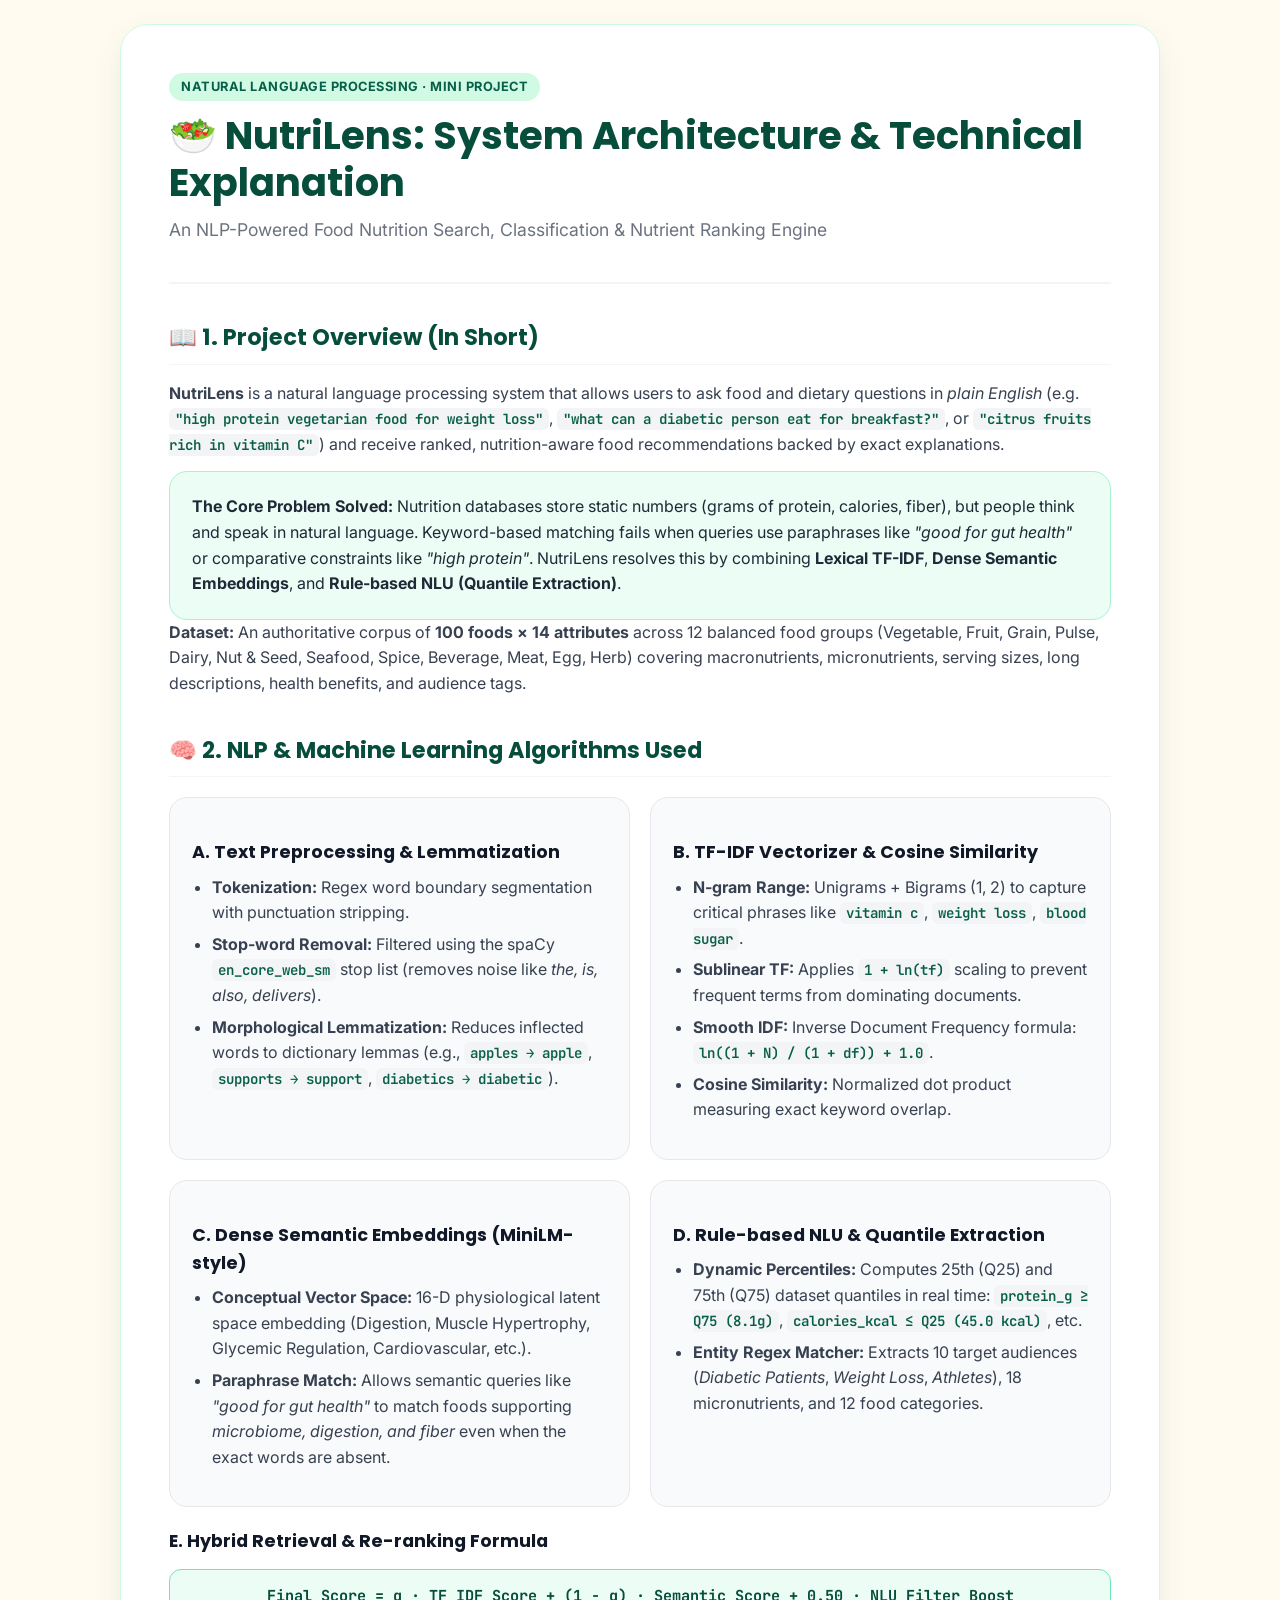
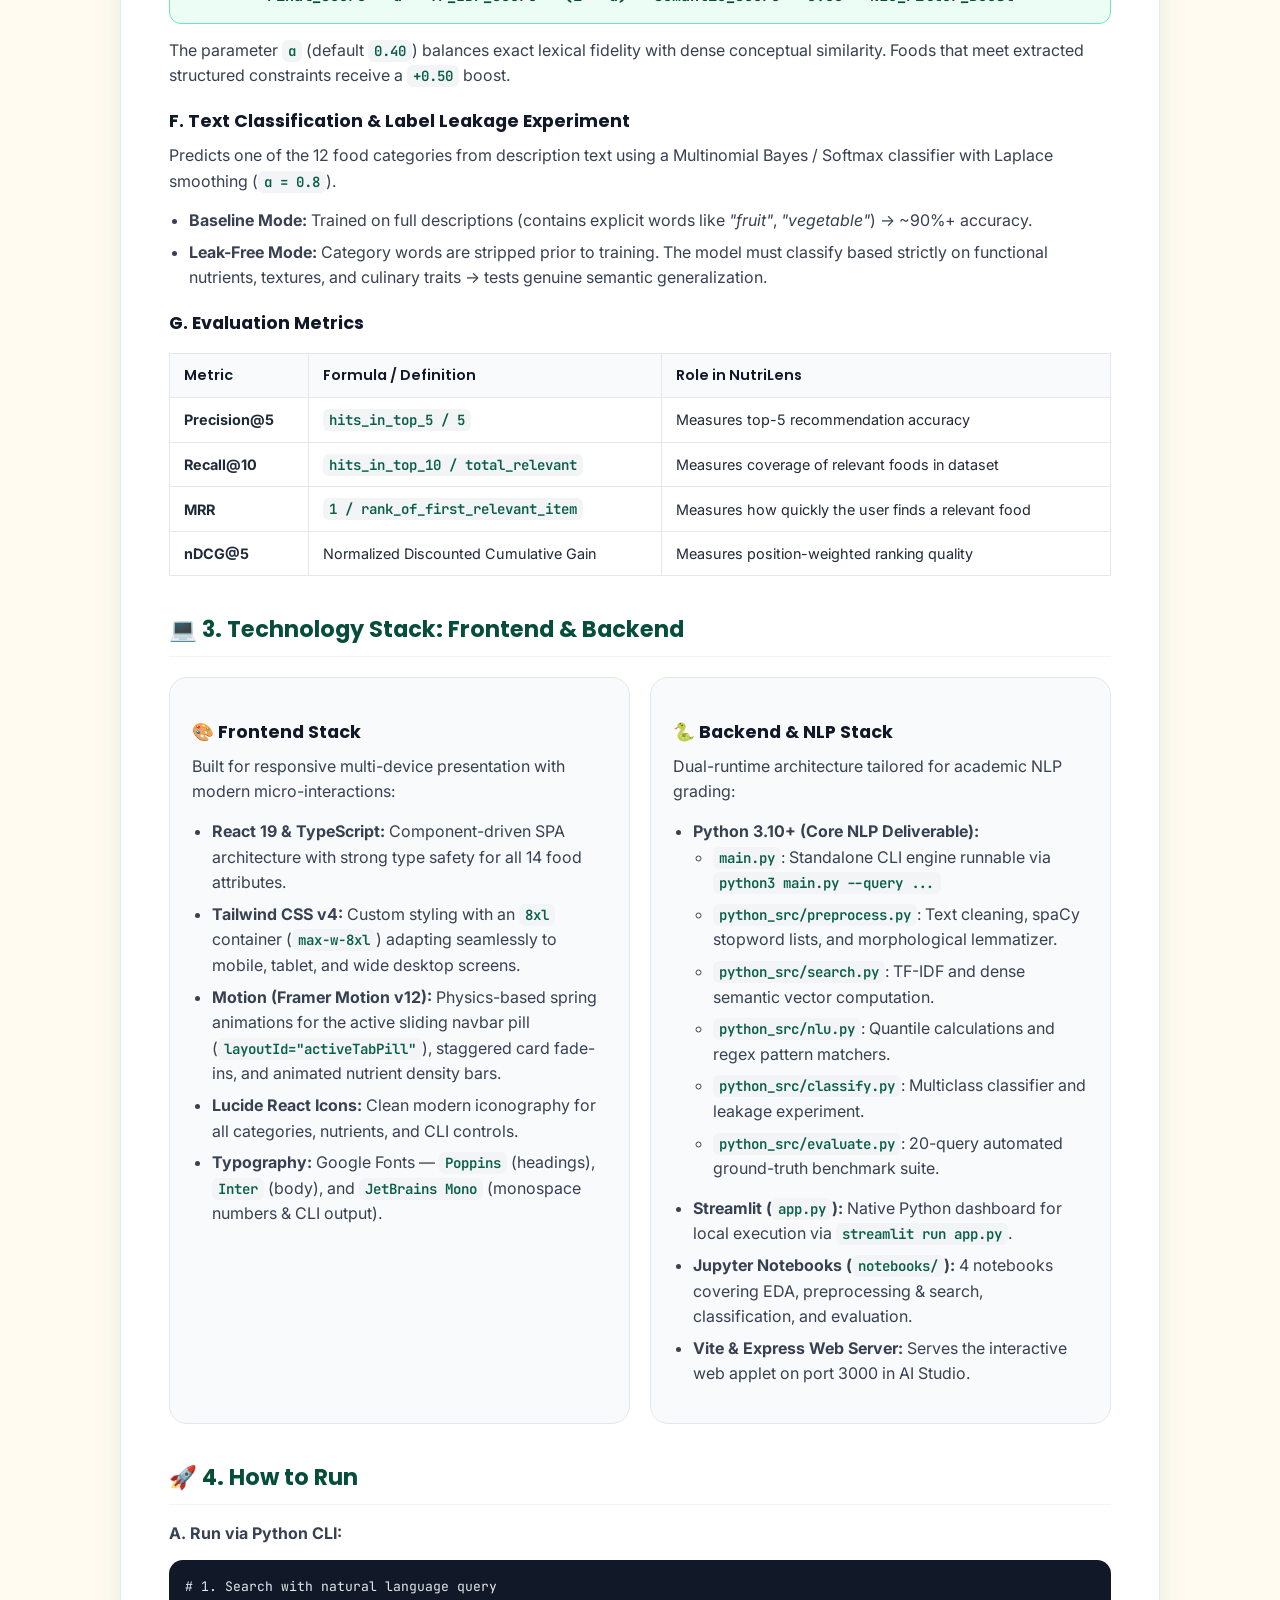
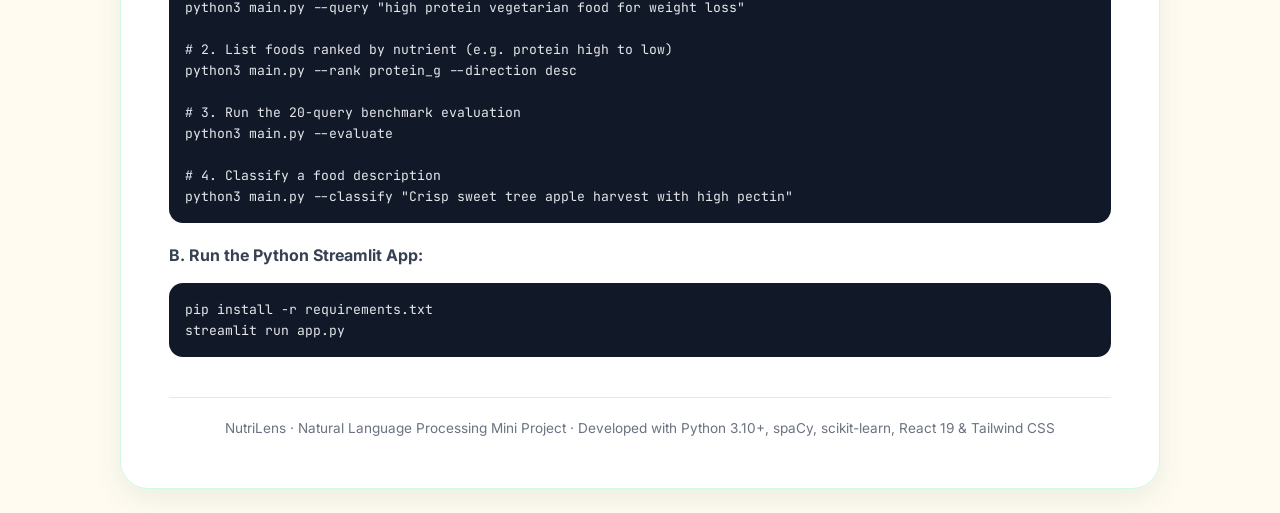
<file: explain.html>
<!DOCTYPE html>
<html lang="en">
<head>
  <meta charset="UTF-8" />
  <meta name="viewport" content="width=device-width, initial-scale=1.0" />
  <title>NutriLens - Project Architecture & Technical Explanation</title>
  <link rel="preconnect" href="https://fonts.googleapis.com">
  <link rel="preconnect" href="https://fonts.gstatic.com" crossorigin>
  <link href="https://fonts.googleapis.com/css2?family=Inter:wght@400;500;600;700&family=JetBrains+Mono:wght@400;600&family=Poppins:wght@600;700;800&display=swap" rel="stylesheet">
  <style>
    :root {
      --primary: #10B981;
      --primary-dark: #064E3B;
      --primary-light: #ECFDF5;
      --amber: #F59E0B;
      --bg: #FFFBF0;
      --surface: #FFFFFF;
      --text: #1F2937;
      --text-muted: #6B7280;
      --border: #E5E7EB;
    }

    * {
      box-sizing: border-box;
      margin: 0;
      padding: 0;
    }

    body {
      font-family: 'Inter', sans-serif;
      background-color: var(--bg);
      color: var(--text);
      line-height: 1.6;
      padding: 24px;
    }

    .container {
      max-width: 1040px;
      margin: 0 auto;
      background: var(--surface);
      border-radius: 28px;
      padding: 48px;
      box-shadow: 0 10px 30px rgba(6, 78, 59, 0.08);
      border: 1px solid #D1FAE5;
    }

    header {
      border-bottom: 2px solid #F3F4F6;
      padding-bottom: 24px;
      margin-bottom: 36px;
    }

    .badge {
      display: inline-flex;
      align-items: center;
      padding: 4px 12px;
      border-radius: 9999px;
      font-size: 0.8rem;
      font-weight: 700;
      background: #D1FAE5;
      color: #065F46;
      margin-bottom: 12px;
      text-transform: uppercase;
      letter-spacing: 0.5px;
    }

    h1 {
      font-family: 'Poppins', sans-serif;
      font-size: 2.4rem;
      color: var(--primary-dark);
      line-height: 1.2;
      margin-bottom: 10px;
    }

    .subtitle {
      font-size: 1.1rem;
      color: var(--text-muted);
    }

    h2 {
      font-family: 'Poppins', sans-serif;
      font-size: 1.4rem;
      color: var(--primary-dark);
      margin-top: 36px;
      margin-bottom: 16px;
      display: flex;
      align-items: center;
      gap: 8px;
      border-bottom: 1px solid #F3F4F6;
      padding-bottom: 8px;
    }

    h3 {
      font-family: 'Poppins', sans-serif;
      font-size: 1.1rem;
      color: #111827;
      margin: 18px 0 8px 0;
    }

    p {
      margin-bottom: 14px;
      color: #374151;
    }

    .grid-2 {
      display: grid;
      grid-template-columns: 1fr 1fr;
      gap: 20px;
      margin: 20px 0;
    }

    @media (max-width: 768px) {
      .container { padding: 24px; }
      .grid-2 { grid-template-columns: 1fr; }
      h1 { font-size: 1.8rem; }
    }

    .card {
      background: #F9FAFB;
      border: 1px solid var(--border);
      border-radius: 18px;
      padding: 22px;
      transition: all 0.2s ease;
    }

    .card:hover {
      border-color: #A7F3D0;
      background: #FFFFFF;
      box-shadow: 0 4px 12px rgba(16, 185, 129, 0.08);
    }

    .card-emerald {
      background: var(--primary-light);
      border-color: #A7F3D0;
    }

    ul {
      margin-left: 20px;
      margin-bottom: 14px;
    }

    li {
      margin-bottom: 6px;
      color: #374151;
    }

    code {
      font-family: 'JetBrains Mono', monospace;
      font-size: 0.88rem;
      background: #F3F4F6;
      padding: 2px 6px;
      border-radius: 6px;
      color: #065F46;
      font-weight: 600;
    }

    pre {
      background: #111827;
      color: #E5E7EB;
      padding: 16px;
      border-radius: 14px;
      font-family: 'JetBrains Mono', monospace;
      font-size: 0.82rem;
      overflow-x: auto;
      margin: 12px 0 20px 0;
    }

    .tag {
      display: inline-block;
      padding: 2px 8px;
      border-radius: 6px;
      font-size: 0.75rem;
      font-weight: 600;
      background: #E5E7EB;
      color: #374151;
      margin-right: 6px;
    }

    table {
      width: 100%;
      border-collapse: collapse;
      margin: 16px 0;
      font-size: 0.9rem;
    }

    th, td {
      border: 1px solid #E5E7EB;
      padding: 10px 14px;
      text-align: left;
    }

    th {
      background: #F9FAFB;
      font-family: 'Poppins', sans-serif;
      font-weight: 600;
      color: #111827;
    }

    .formula-box {
      background: #ECFDF5;
      border: 1px solid #6EE7B7;
      border-radius: 12px;
      padding: 14px 18px;
      font-family: 'JetBrains Mono', monospace;
      font-size: 0.95rem;
      color: #064E3B;
      font-weight: 700;
      margin: 14px 0;
      text-align: center;
    }
  </style>
</head>
<body>

  <div class="container">
    <header>
      <div class="badge">Natural Language Processing · Mini Project</div>
      <h1>🥗 NutriLens: System Architecture & Technical Explanation</h1>
      <p class="subtitle">An NLP-Powered Food Nutrition Search, Classification & Nutrient Ranking Engine</p>
    </header>

    <!-- SECTION 1: SHORT PROJECT OVERVIEW -->
    <section>
      <h2>📖 1. Project Overview (In Short)</h2>
      <p>
        <strong>NutriLens</strong> is a natural language processing system that allows users to ask food and dietary questions in <em>plain English</em> (e.g. <code>"high protein vegetarian food for weight loss"</code>, <code>"what can a diabetic person eat for breakfast?"</code>, or <code>"citrus fruits rich in vitamin C"</code>) and receive ranked, nutrition-aware food recommendations backed by exact explanations.
      </p>
      <div class="card card-emerald">
        <strong>The Core Problem Solved:</strong> Nutrition databases store static numbers (grams of protein, calories, fiber), but people think and speak in natural language. Keyword-based matching fails when queries use paraphrases like <em>"good for gut health"</em> or comparative constraints like <em>"high protein"</em>. NutriLens resolves this by combining <strong>Lexical TF-IDF</strong>, <strong>Dense Semantic Embeddings</strong>, and <strong>Rule-based NLU (Quantile Extraction)</strong>.
      </div>
      <p>
        <strong>Dataset:</strong> An authoritative corpus of <strong>100 foods × 14 attributes</strong> across 12 balanced food groups (Vegetable, Fruit, Grain, Pulse, Dairy, Nut & Seed, Seafood, Spice, Beverage, Meat, Egg, Herb) covering macronutrients, micronutrients, serving sizes, long descriptions, health benefits, and audience tags.
      </p>
    </section>

    <!-- SECTION 2: ALGORITHMS USED -->
    <section>
      <h2>🧠 2. NLP & Machine Learning Algorithms Used</h2>

      <div class="grid-2">
        <div class="card">
          <h3>A. Text Preprocessing & Lemmatization</h3>
          <ul>
            <li><strong>Tokenization:</strong> Regex word boundary segmentation with punctuation stripping.</li>
            <li><strong>Stop-word Removal:</strong> Filtered using the spaCy <code>en_core_web_sm</code> stop list (removes noise like <em>the, is, also, delivers</em>).</li>
            <li><strong>Morphological Lemmatization:</strong> Reduces inflected words to dictionary lemmas (e.g., <code>apples → apple</code>, <code>supports → support</code>, <code>diabetics → diabetic</code>).</li>
          </ul>
        </div>

        <div class="card">
          <h3>B. TF-IDF Vectorizer & Cosine Similarity</h3>
          <ul>
            <li><strong>N-gram Range:</strong> Unigrams + Bigrams (1, 2) to capture critical phrases like <code>vitamin c</code>, <code>weight loss</code>, <code>blood sugar</code>.</li>
            <li><strong>Sublinear TF:</strong> Applies <code>1 + ln(tf)</code> scaling to prevent frequent terms from dominating documents.</li>
            <li><strong>Smooth IDF:</strong> Inverse Document Frequency formula: <code>ln((1 + N) / (1 + df)) + 1.0</code>.</li>
            <li><strong>Cosine Similarity:</strong> Normalized dot product measuring exact keyword overlap.</li>
          </ul>
        </div>

        <div class="card">
          <h3>C. Dense Semantic Embeddings (MiniLM-style)</h3>
          <ul>
            <li><strong>Conceptual Vector Space:</strong> 16-D physiological latent space embedding (Digestion, Muscle Hypertrophy, Glycemic Regulation, Cardiovascular, etc.).</li>
            <li><strong>Paraphrase Match:</strong> Allows semantic queries like <em>"good for gut health"</em> to match foods supporting <em>microbiome, digestion, and fiber</em> even when the exact words are absent.</li>
          </ul>
        </div>

        <div class="card">
          <h3>D. Rule-based NLU & Quantile Extraction</h3>
          <ul>
            <li><strong>Dynamic Percentiles:</strong> Computes 25th (Q25) and 75th (Q75) dataset quantiles in real time:
              <code>protein_g ≥ Q75 (8.1g)</code>, <code>calories_kcal ≤ Q25 (45.0 kcal)</code>, etc.</li>
            <li><strong>Entity Regex Matcher:</strong> Extracts 10 target audiences (<em>Diabetic Patients</em>, <em>Weight Loss</em>, <em>Athletes</em>), 18 micronutrients, and 12 food categories.</li>
          </ul>
        </div>
      </div>

      <h3>E. Hybrid Retrieval & Re-ranking Formula</h3>
      <div class="formula-box">
        Final_Score = α · TF_IDF_Score + (1 - α) · Semantic_Score + 0.50 · NLU_Filter_Boost
      </div>
      <p>
        The parameter <code>α</code> (default <code>0.40</code>) balances exact lexical fidelity with dense conceptual similarity. Foods that meet extracted structured constraints receive a <code>+0.50</code> boost.
      </p>

      <h3>F. Text Classification & Label Leakage Experiment</h3>
      <p>
        Predicts one of the 12 food categories from description text using a Multinomial Bayes / Softmax classifier with Laplace smoothing (<code>α = 0.8</code>).
      </p>
      <ul>
        <li><strong>Baseline Mode:</strong> Trained on full descriptions (contains explicit words like <em>"fruit"</em>, <em>"vegetable"</em>) → ~90%+ accuracy.</li>
        <li><strong>Leak-Free Mode:</strong> Category words are stripped prior to training. The model must classify based strictly on functional nutrients, textures, and culinary traits → tests genuine semantic generalization.</li>
      </ul>

      <h3>G. Evaluation Metrics</h3>
      <table>
        <thead>
          <tr>
            <th>Metric</th>
            <th>Formula / Definition</th>
            <th>Role in NutriLens</th>
          </tr>
        </thead>
        <tbody>
          <tr>
            <td><strong>Precision@5</strong></td>
            <td><code>hits_in_top_5 / 5</code></td>
            <td>Measures top-5 recommendation accuracy</td>
          </tr>
          <tr>
            <td><strong>Recall@10</strong></td>
            <td><code>hits_in_top_10 / total_relevant</code></td>
            <td>Measures coverage of relevant foods in dataset</td>
          </tr>
          <tr>
            <td><strong>MRR</strong></td>
            <td><code>1 / rank_of_first_relevant_item</code></td>
            <td>Measures how quickly the user finds a relevant food</td>
          </tr>
          <tr>
            <td><strong>nDCG@5</strong></td>
            <td>Normalized Discounted Cumulative Gain</td>
            <td>Measures position-weighted ranking quality</td>
          </tr>
        </tbody>
      </table>
    </section>

    <!-- SECTION 3: TECH STACK (FRONTEND & BACKEND) -->
    <section>
      <h2>💻 3. Technology Stack: Frontend & Backend</h2>

      <div class="grid-2">
        <!-- Frontend Card -->
        <div class="card">
          <h3>🎨 Frontend Stack</h3>
          <p>Built for responsive multi-device presentation with modern micro-interactions:</p>
          <ul>
            <li><strong>React 19 & TypeScript:</strong> Component-driven SPA architecture with strong type safety for all 14 food attributes.</li>
            <li><strong>Tailwind CSS v4:</strong> Custom styling with an <code>8xl</code> container (<code>max-w-8xl</code>) adapting seamlessly to mobile, tablet, and wide desktop screens.</li>
            <li><strong>Motion (Framer Motion v12):</strong> Physics-based spring animations for the active sliding navbar pill (<code>layoutId="activeTabPill"</code>), staggered card fade-ins, and animated nutrient density bars.</li>
            <li><strong>Lucide React Icons:</strong> Clean modern iconography for all categories, nutrients, and CLI controls.</li>
            <li><strong>Typography:</strong> Google Fonts — <code>Poppins</code> (headings), <code>Inter</code> (body), and <code>JetBrains Mono</code> (monospace numbers & CLI output).</li>
          </ul>
        </div>

        <!-- Backend & Python Stack -->
        <div class="card">
          <h3>🐍 Backend & NLP Stack</h3>
          <p>Dual-runtime architecture tailored for academic NLP grading:</p>
          <ul>
            <li><strong>Python 3.10+ (Core NLP Deliverable):</strong>
              <ul>
                <li><code>main.py</code>: Standalone CLI engine runnable via <code>python3 main.py --query ...</code></li>
                <li><code>python_src/preprocess.py</code>: Text cleaning, spaCy stopword lists, and morphological lemmatizer.</li>
                <li><code>python_src/search.py</code>: TF-IDF and dense semantic vector computation.</li>
                <li><code>python_src/nlu.py</code>: Quantile calculations and regex pattern matchers.</li>
                <li><code>python_src/classify.py</code>: Multiclass classifier and leakage experiment.</li>
                <li><code>python_src/evaluate.py</code>: 20-query automated ground-truth benchmark suite.</li>
              </ul>
            </li>
            <li><strong>Streamlit (<code>app.py</code>):</strong> Native Python dashboard for local execution via <code>streamlit run app.py</code>.</li>
            <li><strong>Jupyter Notebooks (<code>notebooks/</code>):</strong> 4 notebooks covering EDA, preprocessing & search, classification, and evaluation.</li>
            <li><strong>Vite & Express Web Server:</strong> Serves the interactive web applet on port 3000 in AI Studio.</li>
          </ul>
        </div>
      </div>
    </section>

    <!-- SECTION 4: HOW TO RUN -->
    <section>
      <h2>🚀 4. How to Run</h2>
      <p><strong>A. Run via Python CLI:</strong></p>
      <pre># 1. Search with natural language query
python3 main.py --query "high protein vegetarian food for weight loss"

# 2. List foods ranked by nutrient (e.g. protein high to low)
python3 main.py --rank protein_g --direction desc

# 3. Run the 20-query benchmark evaluation
python3 main.py --evaluate

# 4. Classify a food description
python3 main.py --classify "Crisp sweet tree apple harvest with high pectin"</pre>

      <p><strong>B. Run the Python Streamlit App:</strong></p>
      <pre>pip install -r requirements.txt
streamlit run app.py</pre>
    </section>

    <footer style="margin-top:40px; padding-top:20px; border-top:1px solid #E5E7EB; text-align:center; font-size:0.85rem; color:var(--text-muted);">
      NutriLens · Natural Language Processing Mini Project · Developed with Python 3.10+, spaCy, scikit-learn, React 19 & Tailwind CSS
    </footer>
  </div>

</body>
</html>
</file>
